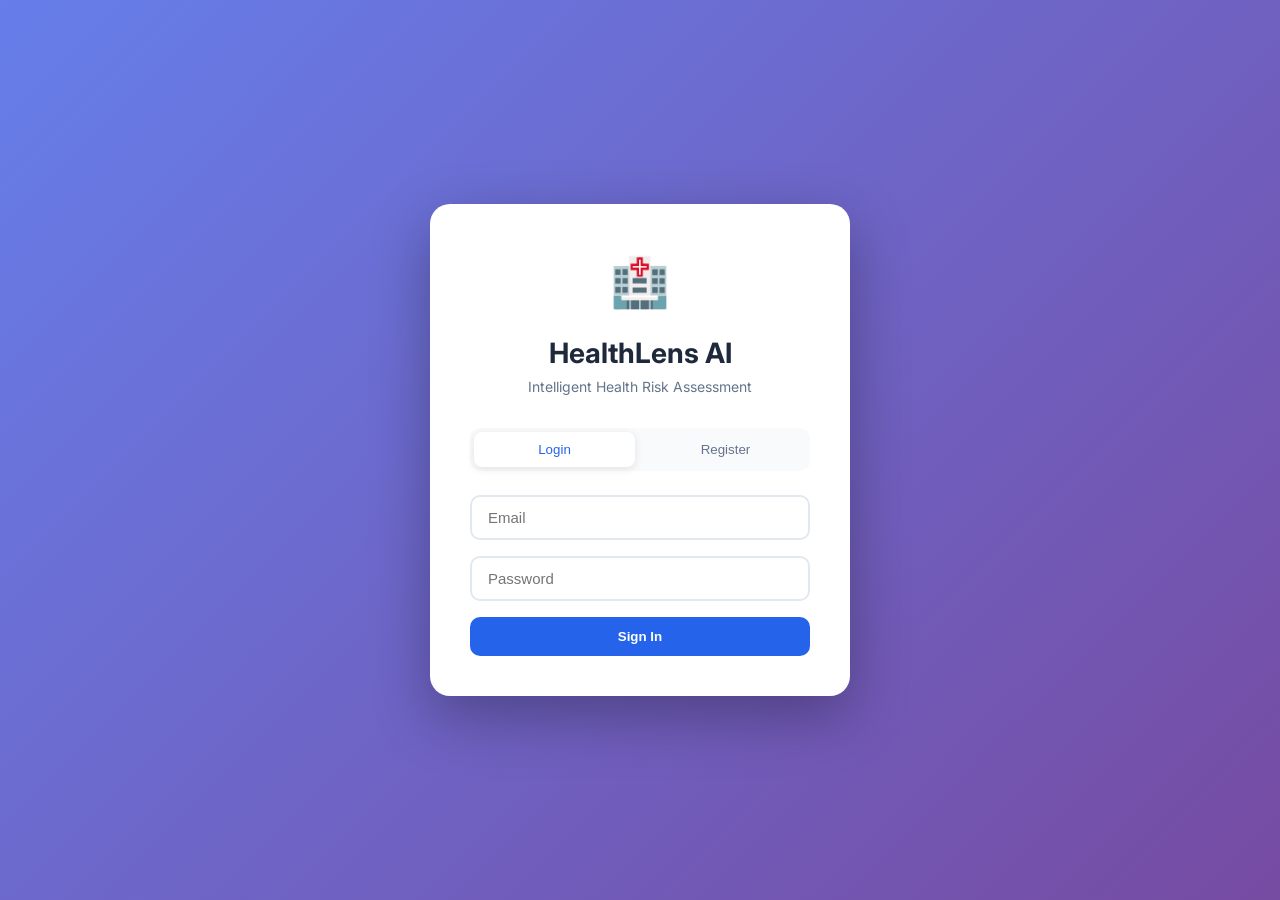
<file: frontend/index.html>
<!DOCTYPE html>
<html lang="en">
<head>
    <meta charset="UTF-8">
    <meta name="viewport" content="width=device-width, initial-scale=1.0">
    <title>HealthLens AI - Risk Assessment</title>
    <link rel="stylesheet" href="styles.css">
    <link href="https://fonts.googleapis.com/css2?family=Inter:wght@300;400;500;600;700&display=swap" rel="stylesheet">
</head>
<body>
    <div id="app">
        <!-- Auth Screen -->
        <div id="auth-screen" class="screen active">
            <div class="auth-container">
                <div class="logo">
                    <div class="logo-icon">🏥</div>
                    <h1>HealthLens AI</h1>
                    <p>Intelligent Health Risk Assessment</p>
                </div>
                
                <div class="auth-tabs">
                    <button class="tab-btn active" onclick="showTab('login')">Login</button>
                    <button class="tab-btn" onclick="showTab('register')">Register</button>
                </div>
                
                <form id="login-form" class="auth-form">
                    <input type="email" id="login-email" placeholder="Email" required>
                    <input type="password" id="login-password" placeholder="Password" required>
                    <button type="submit" class="btn-primary">Sign In</button>
                </form>
                
                <form id="register-form" class="auth-form hidden">
                    <input type="text" id="reg-username" placeholder="Username" required>
                    <input type="email" id="reg-email" placeholder="Email" required>
                    <input type="password" id="reg-password" placeholder="Password" required>
                    <button type="submit" class="btn-primary">Create Account</button>
                </form>
            </div>
        </div>

        <!-- Dashboard Screen -->
        <div id="dashboard-screen" class="screen">
            <nav class="navbar">
                <div class="nav-brand">
                    <span class="logo-icon">🏥</span>
                    <span>HealthLens AI</span>
                </div>
                <div class="nav-user">
                    <span id="user-email"></span>
                    <button onclick="logout()" class="btn-secondary">Logout</button>
                </div>
            </nav>

            <main class="dashboard">
                <div class="dashboard-grid">
                    <!-- Assessment Form -->
                    <section class="card assessment-form">
                        <h2>New Assessment</h2>
                        <form id="health-form">
                            <div class="form-row">
                                <div class="form-group">
                                    <label>Age</label>
                                    <input type="number" id="age" min="1" max="120" required>
                                </div>
                                <div class="form-group">
                                    <label>Weight (kg)</label>
                                    <input type="number" id="weight" step="0.1" min="20" max="300" required>
                                </div>
                                <div class="form-group">
                                    <label>Height (cm)</label>
                                    <input type="number" id="height" step="0.1" min="50" max="250" required>
                                </div>
                            </div>

                            <div class="form-row">
                                <div class="form-group">
                                    <label>Systolic BP</label>
                                    <input type="number" id="systolic" min="70" max="250" required>
                                </div>
                                <div class="form-group">
                                    <label>Diastolic BP</label>
                                    <input type="number" id="diastolic" min="40" max="150" required>
                                </div>
                                <div class="form-group">
                                    <label>Glucose (mg/dL)</label>
                                    <input type="number" id="glucose" step="0.1" min="50" max="600" required>
                                </div>
                            </div>

                            <div class="form-row">
                                <div class="form-group">
                                    <label>Smoking Status</label>
                                    <select id="smoking" required>
                                        <option value="NEVER">Never Smoked</option>
                                        <option value="FORMER">Former Smoker</option>
                                        <option value="CURRENT">Current Smoker</option>
                                    </select>
                                </div>
                                <div class="form-group">
                                    <label>Exercise Frequency</label>
                                    <select id="exercise" required>
                                        <option value="NONE">Sedentary</option>
                                        <option value="LIGHT">Light (1-2 days/week)</option>
                                        <option value="MODERATE">Moderate (3-5 days/week)</option>
                                        <option value="INTENSE">Intense (6-7 days/week)</option>
                                    </select>
                                </div>
                            </div>

                            <button type="submit" class="btn-primary btn-large">
                                Calculate Risk Score
                            </button>
                        </form>
                    </section>

                    <!-- Results Card -->
                    <section id="results-card" class="card results-card hidden">
                        <h2>Risk Assessment Result</h2>
                        <div class="risk-display">
                            <div class="risk-score-circle" id="risk-circle">
                                <span class="score-value" id="risk-score">0</span>
                                <span class="score-label">Risk Score</span>
                            </div>
                            <div class="risk-info">
                                <h3 id="risk-level">LOW RISK</h3>
                                <p id="risk-message">Your health metrics look good!</p>
                            </div>
                        </div>
                        
                        <div class="metrics-grid">
                            <div class="metric">
                                <span class="metric-label">BMI</span>
                                <span class="metric-value" id="bmi-value">--</span>
                                <span class="metric-sub" id="bmi-category">--</span>
                            </div>
                        </div>

                        <div class="recommendations">
                            <h4>Personalized Recommendations</h4>
                            <ul id="recommendations-list"></ul>
                        </div>
                    </section>

                    <!-- History -->
                    <section class="card history-card">
                        <h2>Assessment History</h2>
                        <div id="history-list" class="history-list">
                            <p class="empty-state">No assessments yet</p>
                        </div>
                    </section>
                </div>
            </main>
        </div>
    </div>

    <script src="app.js"></script>
</body>
</html>
</file>
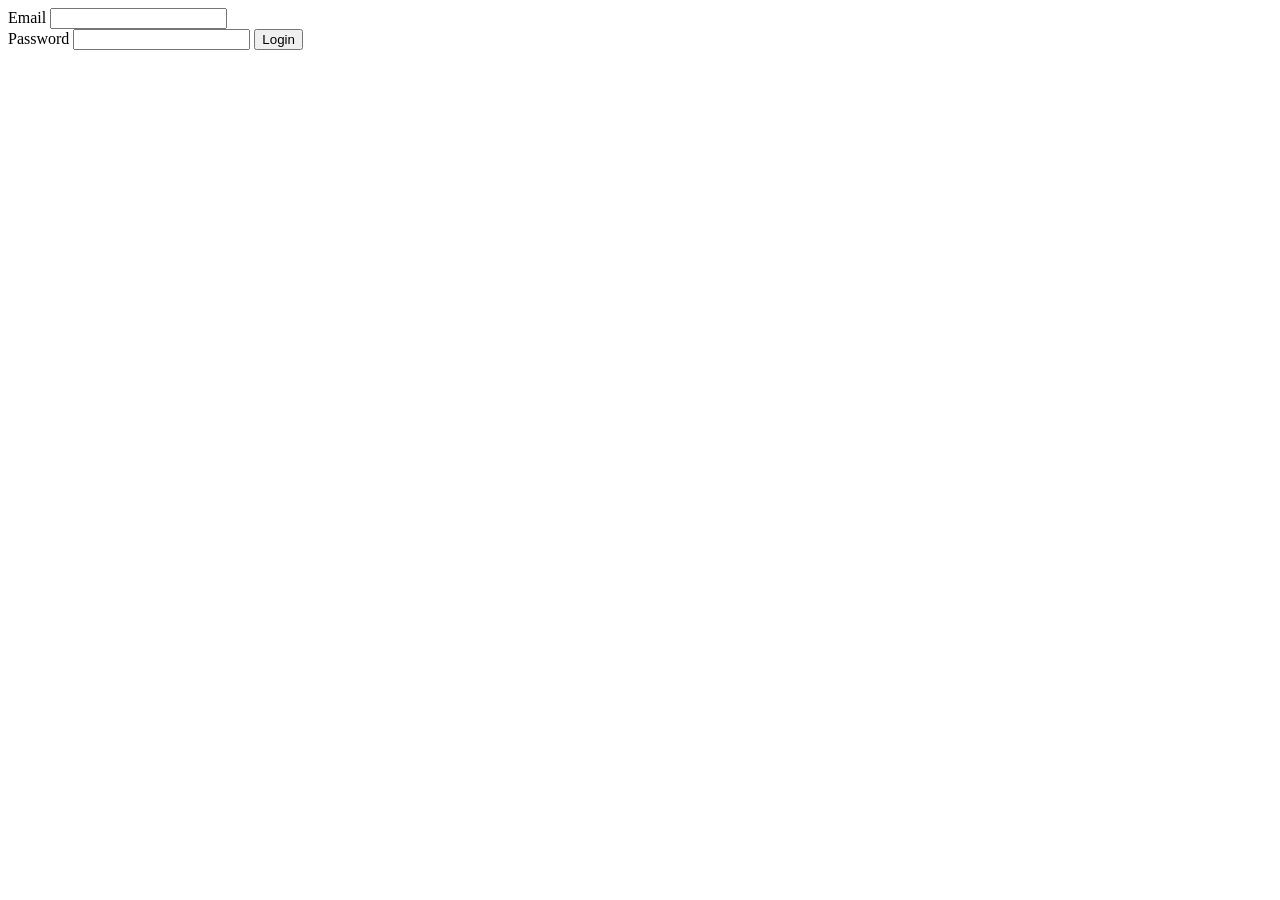
<file: GUI/login.html>
<!DOCTYPE html>
<html lang="en">
<head>
    <meta charset="UTF-8">
    <meta name="viewport" content="width=device-width, initial-scale=1.0">
    <title>Login Page</title>
</head>
<body>
    <label for="email">Email</label>
    <input type="text" id = "email" name = "email">
    <br>
    <label for="password">Password</label>
    <input type="text" id = "username" name = "username">
    <button>Login</button>
    
    
</body>
</html>
</file>
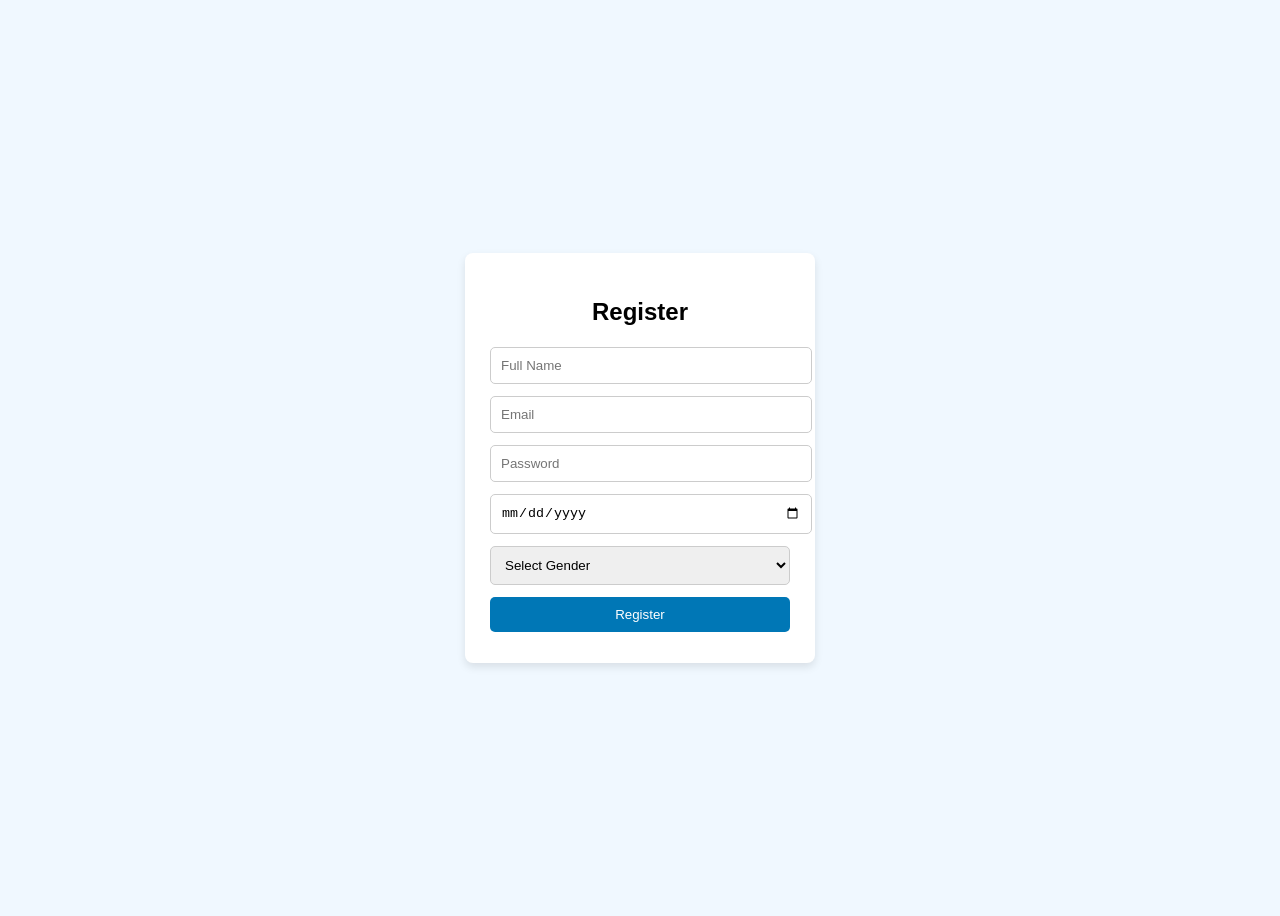
<file: GUI/registration.html>
<!DOCTYPE html>
<html lang="en">
<head>
    <meta charset="UTF-8">
    <meta name="viewport" content="width=device-width, initial-scale=1.0">
    <title>HealthTrack - Registration</title>
    <style>
        body {
            font-family: Arial, sans-serif;
            display: flex;
            justify-content: center;
            align-items: center;
            height: 100vh;
            background-color: #f0f8ff;
        }
        .registration-form {
            background-color: #fff;
            padding: 25px;
            border-radius: 8px;
            box-shadow: 0 4px 8px rgba(0,0,0,0.1);
            width: 300px;
        }
        .registration-form h2 {
            text-align: center;
            margin-bottom: 15px;
        }
        .registration-form input, .registration-form select, .registration-form button {
            width: 100%;
            padding: 10px;
            margin: 6px 0;
            border-radius: 5px;
            border: 1px solid #ccc;
        }
        .registration-form button {
            background-color: #0077b6;
            color: #fff;
            border: none;
            cursor: pointer;
        }
    </style>
</head>
<body>

<div class="registration-form">
    <h2>Register</h2>
    <form action="backend/register.php" method="POST">
        <input type="text" name="full_name" placeholder="Full Name" required>
        <input type="email" name="email" placeholder="Email" required>
        <input type="password" name="password" placeholder="Password" required>
        <input type="date" name="dob" placeholder="Date of Birth" required>
        <select name="gender" required>
            <option value="" disabled selected>Select Gender</option>
            <option value="Male">Male</option>
            <option value="Female">Female</option>
            <option value="Other">Other</option>
        </select>
        <button type="submit">Register</button>
    </form>
</div>

</body>
</html>
</file>
<file: frontend/styles.css>
:root {
    --primary: #2563eb;
    --primary-dark: #1d4ed8;
    --success: #22c55e;
    --warning: #eab308;
    --danger: #ef4444;
    --orange: #f97316;
    --bg: #f8fafc;
    --card-bg: #ffffff;
    --text: #1e293b;
    --text-light: #64748b;
    --border: #e2e8f0;
}

* {
    margin: 0;
    padding: 0;
    box-sizing: border-box;
}

body {
    font-family: 'Inter', -apple-system, sans-serif;
    background: var(--bg);
    color: var(--text);
    line-height: 1.6;
}

/* Screen Management */
.screen {
    display: none;
    min-height: 100vh;
}

.screen.active {
    display: block;
}

/* Auth Screen */
#auth-screen {
    background: linear-gradient(135deg, #667eea 0%, #764ba2 100%);
    display: flex;
    align-items: center;
    justify-content: center;
    padding: 20px;
}

.auth-container {
    background: var(--card-bg);
    padding: 40px;
    border-radius: 20px;
    box-shadow: 0 20px 60px rgba(0,0,0,0.3);
    width: 100%;
    max-width: 420px;
    animation: slideUp 0.5s ease;
}

@keyframes slideUp {
    from { opacity: 0; transform: translateY(30px); }
    to { opacity: 1; transform: translateY(0); }
}

.logo {
    text-align: center;
    margin-bottom: 30px;
}

.logo-icon {
    font-size: 48px;
    margin-bottom: 10px;
}

.logo h1 {
    font-size: 28px;
    font-weight: 700;
    color: var(--text);
}

.logo p {
    color: var(--text-light);
    font-size: 14px;
}

.auth-tabs {
    display: flex;
    gap: 10px;
    margin-bottom: 24px;
    background: var(--bg);
    padding: 4px;
    border-radius: 10px;
}

.tab-btn {
    flex: 1;
    padding: 10px;
    border: none;
    background: transparent;
    color: var(--text-light);
    font-weight: 500;
    cursor: pointer;
    border-radius: 8px;
    transition: all 0.3s;
}

.tab-btn.active {
    background: var(--card-bg);
    color: var(--primary);
    box-shadow: 0 2px 8px rgba(0,0,0,0.1);
}

.auth-form {
    display: flex;
    flex-direction: column;
    gap: 16px;
}

.auth-form.hidden {
    display: none;
}

input, select {
    padding: 12px 16px;
    border: 2px solid var(--border);
    border-radius: 10px;
    font-size: 15px;
    transition: border-color 0.3s;
    width: 100%;
}

input:focus, select:focus {
    outline: none;
    border-color: var(--primary);
}

.btn-primary {
    background: var(--primary);
    color: white;
    border: none;
    padding: 12px 24px;
    border-radius: 10px;
    font-weight: 600;
    cursor: pointer;
    transition: all 0.3s;
}

.btn-primary:hover {
    background: var(--primary-dark);
    transform: translateY(-1px);
    box-shadow: 0 4px 12px rgba(37, 99, 235, 0.3);
}

.btn-secondary {
    background: transparent;
    color: var(--text-light);
    border: 1px solid var(--border);
    padding: 8px 16px;
    border-radius: 8px;
    cursor: pointer;
}

/* Dashboard */
.navbar {
    background: var(--card-bg);
    padding: 16px 32px;
    display: flex;
    justify-content: space-between;
    align-items: center;
    box-shadow: 0 2px 10px rgba(0,0,0,0.05);
    position: sticky;
    top: 0;
    z-index: 100;
}

.nav-brand {
    display: flex;
    align-items: center;
    gap: 12px;
    font-weight: 700;
    font-size: 20px;
}

.nav-user {
    display: flex;
    align-items: center;
    gap: 16px;
}

.dashboard {
    padding: 32px;
    max-width: 1400px;
    margin: 0 auto;
}

.dashboard-grid {
    display: grid;
    grid-template-columns: 1fr 1fr;
    gap: 24px;
}

.card {
    background: var(--card-bg);
    border-radius: 16px;
    padding: 24px;
    box-shadow: 0 4px 6px -1px rgba(0,0,0,0.1);
}

.card h2 {
    font-size: 20px;
    margin-bottom: 20px;
    color: var(--text);
}

.assessment-form {
    grid-column: 1 / -1;
}

.form-row {
    display: grid;
    grid-template-columns: repeat(3, 1fr);
    gap: 16px;
    margin-bottom: 16px;
}

.form-group {
    display: flex;
    flex-direction: column;
    gap: 6px;
}

.form-group label {
    font-size: 13px;
    font-weight: 600;
    color: var(--text-light);
    text-transform: uppercase;
    letter-spacing: 0.5px;
}

.btn-large {
    width: 100%;
    margin-top: 8px;
    padding: 16px;
    font-size: 16px;
}

/* Results */
.results-card.hidden {
    display: none;
}

.risk-display {
    display: flex;
    align-items: center;
    gap: 24px;
    margin-bottom: 24px;
    padding: 20px;
    background: var(--bg);
    border-radius: 12px;
}

.risk-score-circle {
    width: 120px;
    height: 120px;
    border-radius: 50%;
    display: flex;
    flex-direction: column;
    align-items: center;
    justify-content: center;
    background: white;
    border: 4px solid var(--success);
    box-shadow: 0 4px 12px rgba(0,0,0,0.1);
    transition: all 0.5s ease;
}

.score-value {
    font-size: 36px;
    font-weight: 700;
    line-height: 1;
}

.score-label {
    font-size: 12px;
    color: var(--text-light);
    margin-top: 4px;
}

.risk-info h3 {
    font-size: 24px;
    font-weight: 700;
    margin-bottom: 4px;
}

.risk-info p {
    color: var(--text-light);
}

.metrics-grid {
    display: grid;
    grid-template-columns: repeat(2, 1fr);
    gap: 12px;
    margin-bottom: 20px;
}

.metric {
    background: var(--bg);
    padding: 16px;
    border-radius: 10px;
    text-align: center;
}

.metric-label {
    display: block;
    font-size: 12px;
    color: var(--text-light);
    text-transform: uppercase;
    margin-bottom: 4px;
}

.metric-value {
    display: block;
    font-size: 24px;
    font-weight: 700;
    color: var(--text);
}

.metric-sub {
    display: block;
    font-size: 13px;
    color: var(--text-light);
}

.recommendations h4 {
    margin-bottom: 12px;
    font-size: 16px;
}

.recommendations ul {
    list-style: none;
}

.recommendations li {
    padding: 10px 12px;
    background: #f0fdf4;
    border-left: 4px solid var(--success);
    margin-bottom: 8px;
    border-radius: 0 8px 8px 0;
    font-size: 14px;
}

/* History */
.history-card {
    grid-column: 1 / -1;
}

.history-list {
    max-height: 300px;
    overflow-y: auto;
}

.history-item {
    display: flex;
    justify-content: space-between;
    align-items: center;
    padding: 16px;
    border-bottom: 1px solid var(--border);
    transition: background 0.2s;
}

.history-item:hover {
    background: var(--bg);
}

.history-date {
    font-size: 14px;
    color: var(--text-light);
}

.history-risk {
    display: flex;
    align-items: center;
    gap: 12px;
}

.risk-badge {
    padding: 4px 12px;
    border-radius: 20px;
    font-size: 12px;
    font-weight: 600;
    text-transform: uppercase;
}

.risk-badge.low { background: #dcfce7; color: #166534; }
.risk-badge.moderate { background: #fef9c3; color: #854d0e; }
.risk-badge.high { background: #ffedd5; color: #9a3412; }
.risk-badge.critical { background: #fee2e2; color: #991b1b; }

.empty-state {
    text-align: center;
    color: var(--text-light);
    padding: 40px;
}

/* Responsive */
@media (max-width: 768px) {
    .dashboard-grid {
        grid-template-columns: 1fr;
    }
    
    .form-row {
        grid-template-columns: 1fr;
    }
    
    .navbar {
        padding: 16px;
    }
}
</file>
